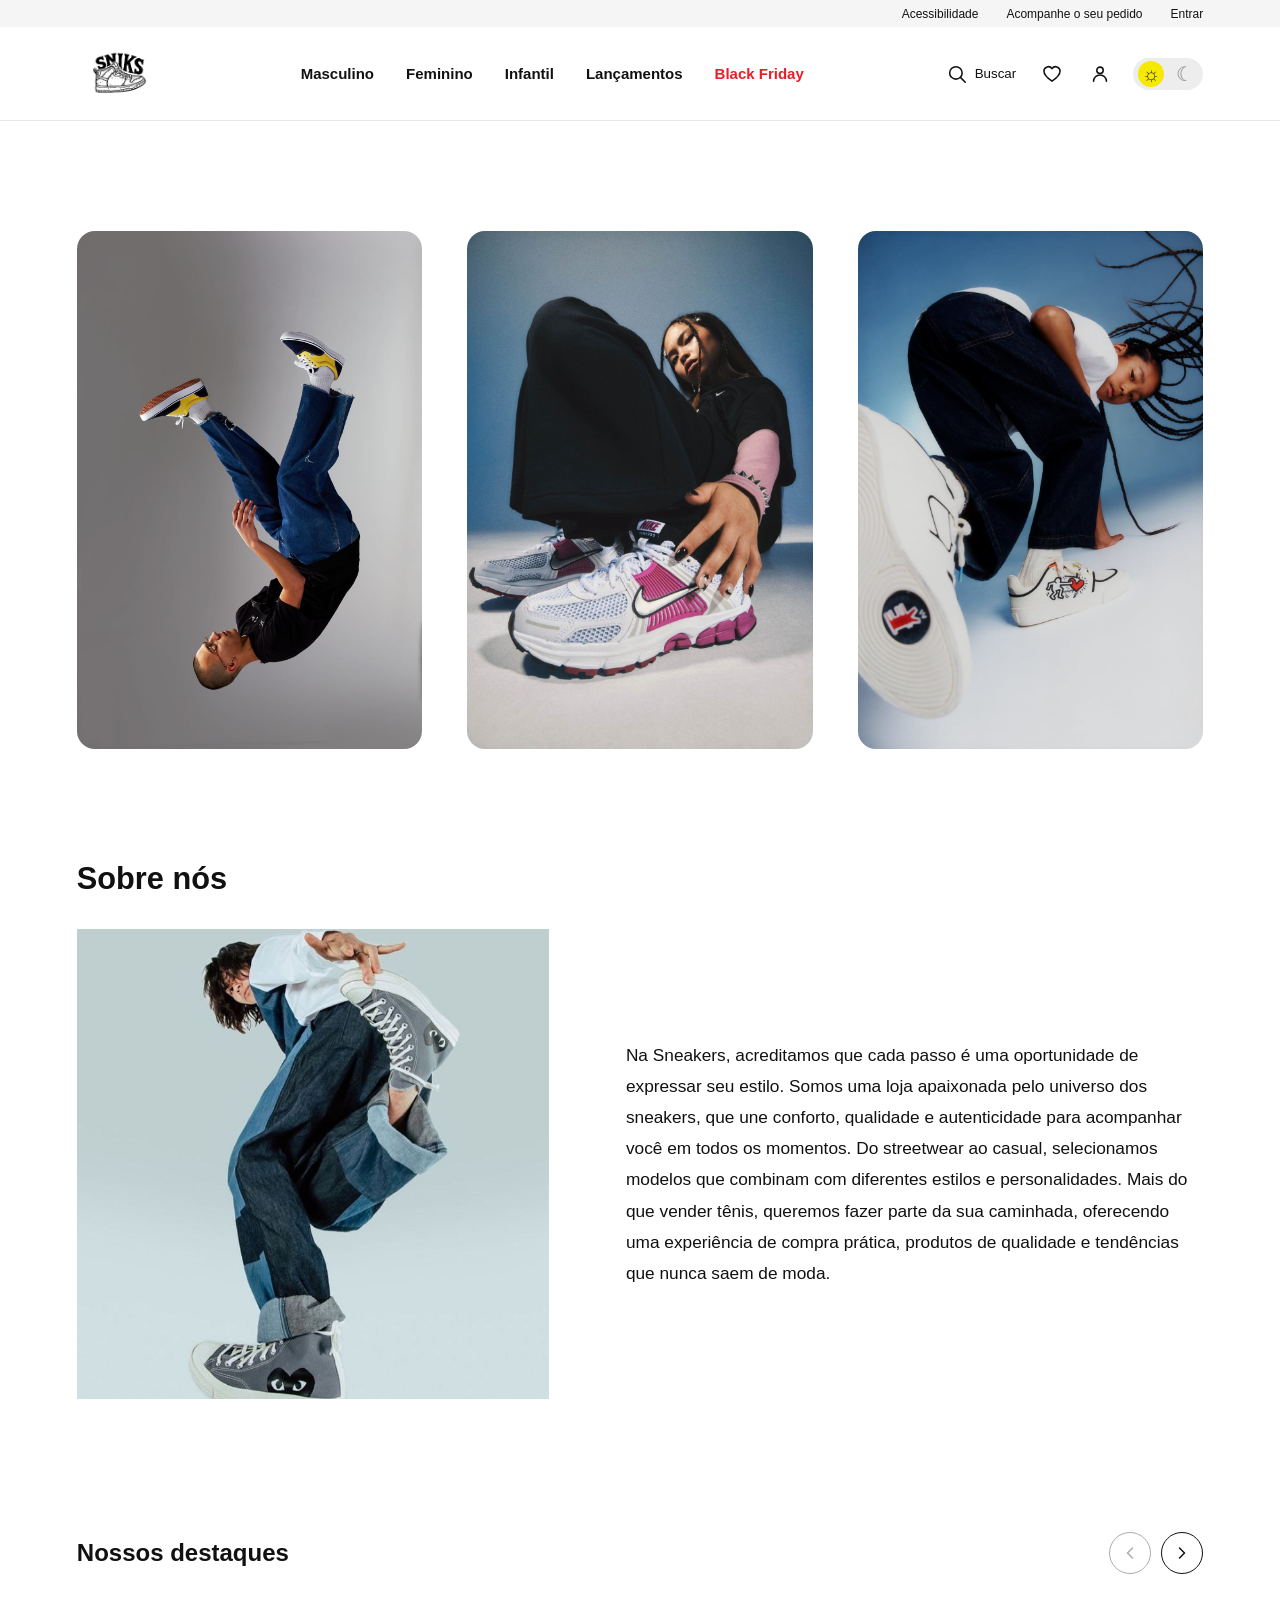
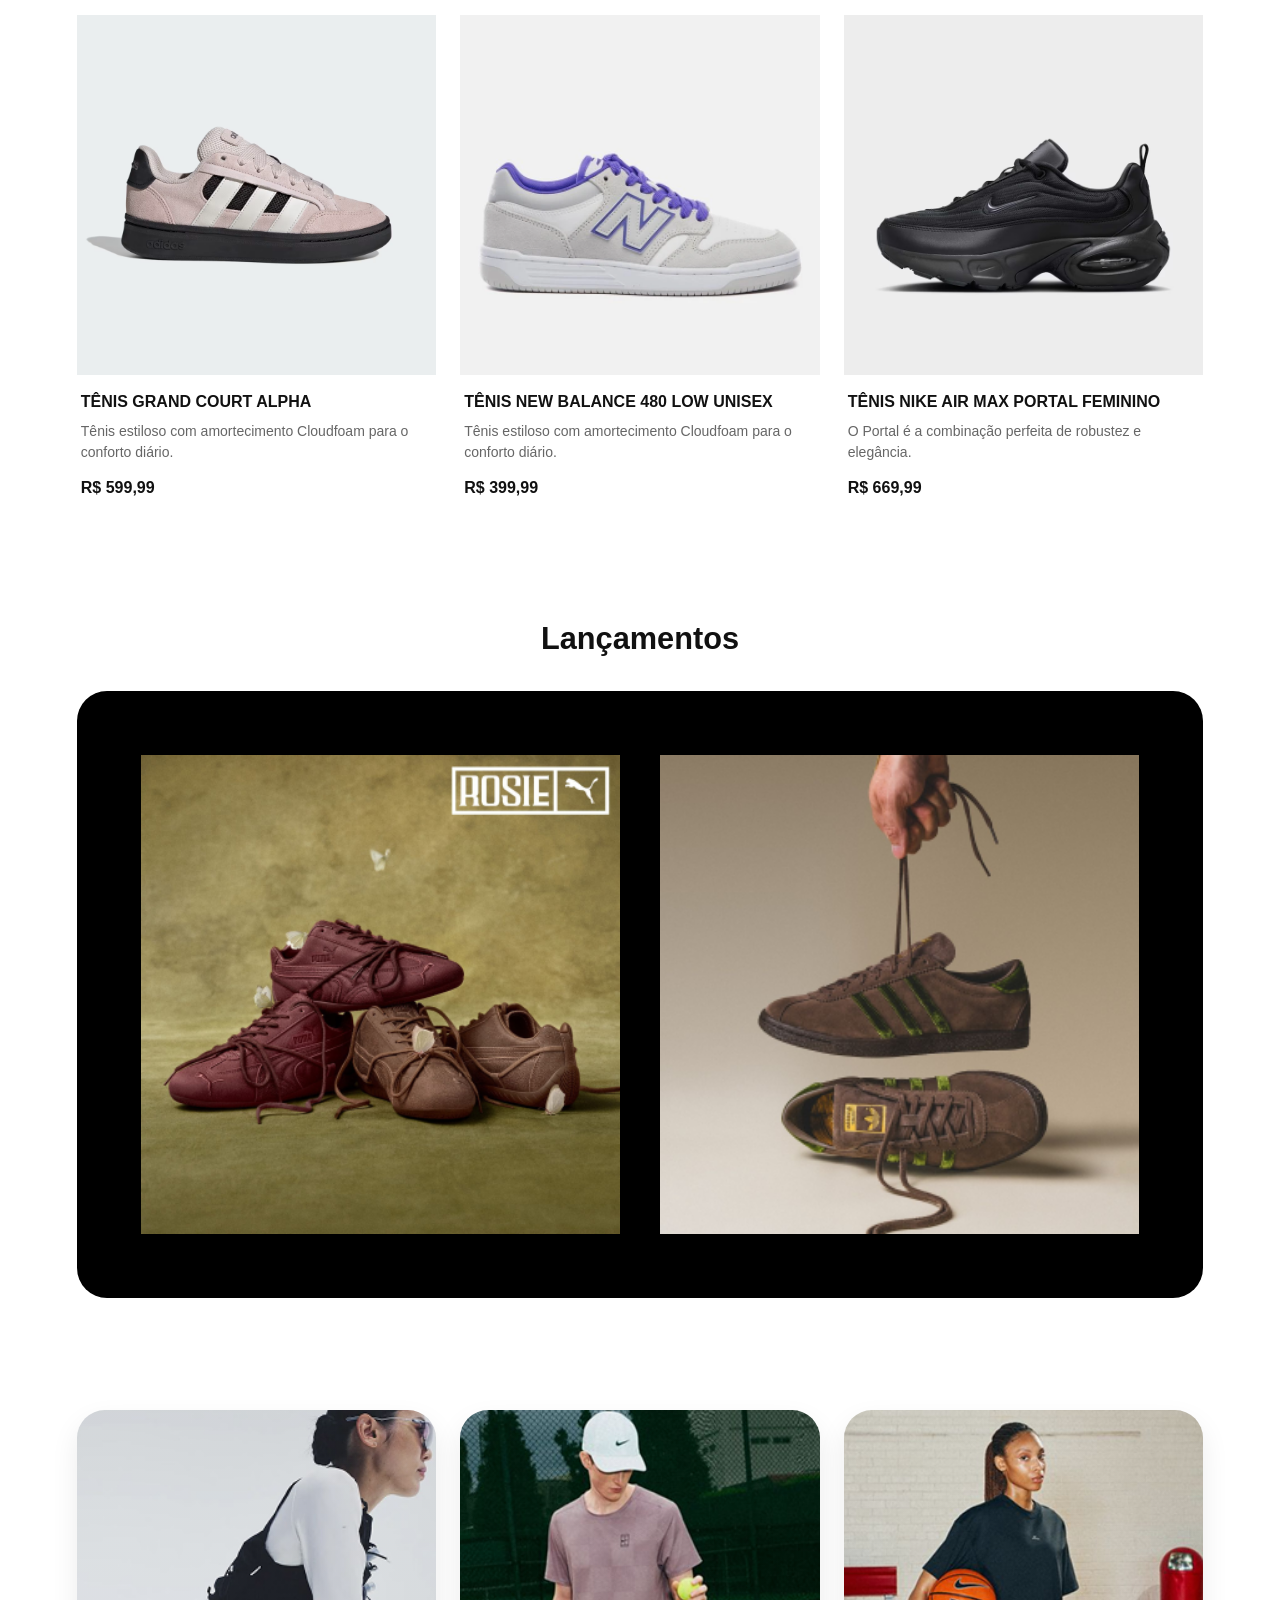
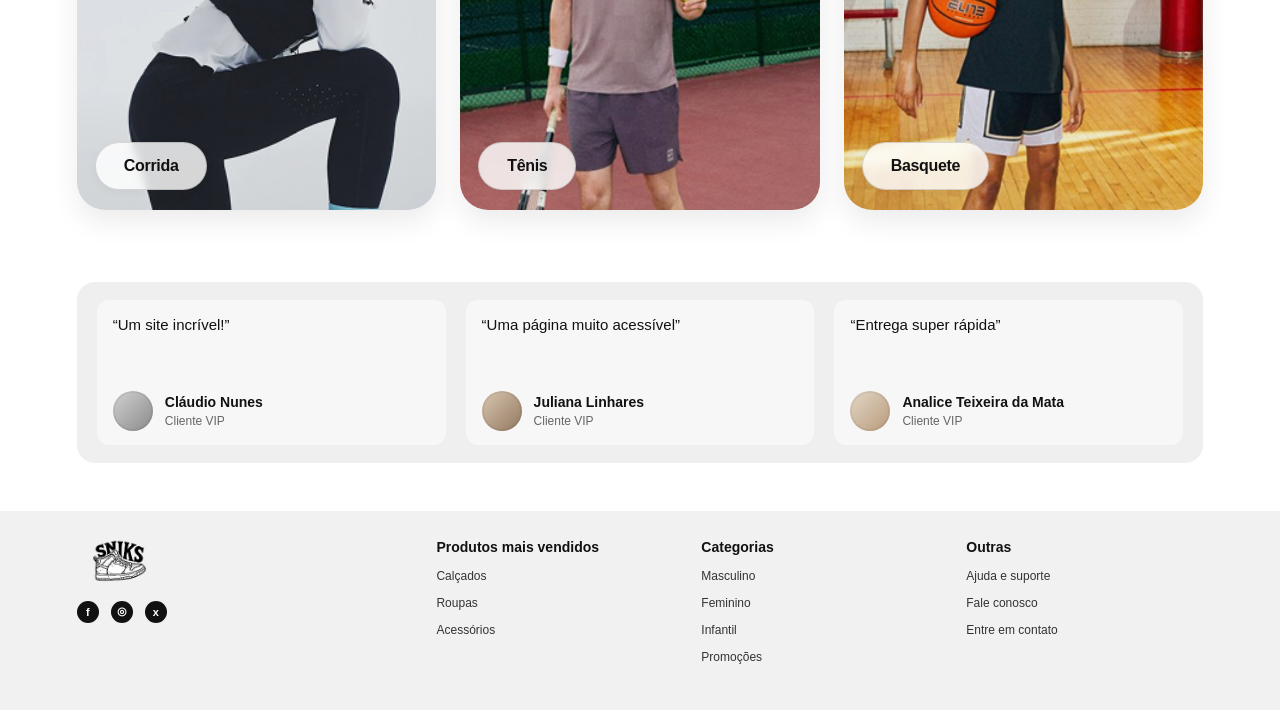
<file: index.html>
<!DOCTYPE html>
<html lang="pt-br">
<head>
    <meta charset="UTF-8">
    <meta name="viewport" content="width=device-width, initial-scale=1.0">
    <title>Sniks</title>
    <link rel="stylesheet" href="style.css">
    <script src="script.js" defer></script>
</head>
<body>
    <header class="site-header">
        <div class="utility-bar">
            <nav class="utility-links" aria-label="Links de atendimento">
                <a href="#acessibilidade">Acessibilidade</a>
                <a href="#acompanhar-pedido">Acompanhe o seu pedido</a>
                <a href="#entrar">Entrar</a>
            </nav>
        </div>

        <div class="main-bar">
            <a class="brand" href="#" aria-label="Sniks - página inicial">
                <img class="brand-logo" src="assets/sniks-logo.png" alt="Sniks">
            </a>

            <nav class="primary-navigation" id="primary-navigation" aria-label="Categorias">
                <a href="#masculino">Masculino</a>
                <a href="#feminino">Feminino</a>
                <a href="#infantil">Infantil</a>
                <a href="#lancamentos">Lançamentos</a>
                <a class="sale-link" href="#black-friday">Black Friday</a>
            </nav>

            <!--/*nav bar*/-->
            <div class="nav-actions">
                <form class="search-form" role="search" action="#buscar">
                    <label class="visually-hidden" for="site-search">Buscar produtos</label>
                    <input id="site-search" name="q" type="search" placeholder="Buscar">
                    <button class="icon-button search-button" type="button" aria-label="Abrir busca" aria-expanded="false">
                        <svg viewBox="0 0 24 24" aria-hidden="true">
                            <circle cx="10.8" cy="10.8" r="6.8"></circle>
                            <path d="m16 16 5 5"></path>
                        </svg>
                        <span class="search-label">Buscar</span>
                    </button>
                </form>

                <a class="icon-button wishlist-link" href="#favoritos" aria-label="Favoritos">
                    <svg viewBox="0 0 24 24" aria-hidden="true">
                        <path d="M20.8 8.8c0 5.2-8.8 11-8.8 11s-8.8-5.8-8.8-11a4.8 4.8 0 0 1 8.8-2.6 4.8 4.8 0 0 1 8.8 2.6Z"></path>
                    </svg>
                </a>

                <a class="icon-button account-link" href="#entrar" aria-label="Entrar na sua conta">
                    <svg viewBox="0 0 24 24" aria-hidden="true">
                        <circle cx="12" cy="8" r="3.5"></circle>
                        <path d="M5 20a7 7 0 0 1 14 0"></path>
                    </svg>
                </a>

                <button class="theme-toggle" type="button" aria-label="Ativar tema escuro" aria-pressed="false">
                    <span class="theme-sun" aria-hidden="true">☼</span>
                    <span class="theme-moon" aria-hidden="true">☾</span>
                </button>

                <button class="menu-toggle" type="button" aria-expanded="false" aria-controls="primary-navigation">
                    <span class="menu-toggle-icon" aria-hidden="true"></span>
                    <span class="visually-hidden">Abrir menu</span>
                </button>
            </div>
        </div>
    </header>

    <main>
        <!--/*Hero*/-->
        <section class="hero" aria-label="Destaques da coleção">
            <div class="hero-item" id="masculino">
                <img src="assets/hero-sneakers-01.png" alt="Modelo usando sneakers em uma pose de dança">
                <span class="hero-label">Masculino</span>
            </div>
            <div class="hero-item" id="feminino">
                <img src="assets/hero-sneakers-02.png" alt="Modelo apresentando sneakers coloridos">
                <span class="hero-label">Feminino</span>
            </div>
            <div class="hero-item" id="infantil">
                <img src="assets/hero-sneakers-03.png" alt="Modelo usando sneakers em uma pose urbana">
                <span class="hero-label">Infantil</span>
            </div>
        </section>

       

        <!--/*Sobre Nós*/-->
        <section class="about-section" id="sobre-nos" aria-labelledby="about-title">
            <h1 id="about-title">Sobre nós</h1>
            <div class="about-content">
                <img
                    class="about-image"
                    src="assets/about-sneakers.png"
                    alt="Modelo em uma pose urbana usando sneakers cinza"
                    loading="lazy"
                >
                <p>
                    Na Sneakers, acreditamos que cada passo é uma oportunidade de expressar seu estilo.
                    Somos uma loja apaixonada pelo universo dos sneakers, que une conforto, qualidade e
                    autenticidade para acompanhar você em todos os momentos. Do streetwear ao casual,
                    selecionamos modelos que combinam com diferentes estilos e personalidades. Mais do
                    que vender tênis, queremos fazer parte da sua caminhada, oferecendo uma experiência
                    de compra prática, produtos de qualidade e tendências que nunca saem de moda.
                </p>
            </div>
        </section>

        <!--/*Produtos em Destaque*/-->
        <section class="products-section" id="destaques" aria-labelledby="products-title">
            <div class="products-heading">
                <h1 id="products-title">Nossos destaques</h1>
                <div class="carousel-controls" aria-label="Controles do carrossel">
                    <button class="carousel-button carousel-previous" type="button" aria-label="Produtos anteriores" disabled>
                        <svg viewBox="0 0 24 24" aria-hidden="true">
                            <path d="m15 18-6-6 6-6"></path>
                        </svg>
                    </button>
                    <button class="carousel-button carousel-next" type="button" aria-label="Próximos produtos" disabled>
                        <svg viewBox="0 0 24 24" aria-hidden="true">
                            <path d="m9 18 6-6-6-6"></path>
                        </svg>
                    </button>
                </div>
            </div>

            <!--Carrossel de Produtos-->
            <div class="product-carousel" aria-label="Produtos em destaque">
                <article class="product-card">
                    <img src="assets/product-grand-court.png" alt="Tênis Adidas Grand Court Alpha rosa" loading="lazy">
                    <div class="product-details">
                        <h3>Tênis Grand Court Alpha</h3>
                        <p>Tênis estiloso com amortecimento Cloudfoam para o conforto diário.</p>
                        <span class="product-price">R$ 599,99</span>
                    </div>
                </article>
                <article class="product-card">
                    <img src="assets/product-new-balance.png" alt="Tênis New Balance 480 Low branco e roxo" loading="lazy">
                    <div class="product-details">
                        <h3>Tênis New Balance 480 Low Unisex</h3>
                        <p>Tênis estiloso com amortecimento Cloudfoam para o conforto diário.</p>
                        <span class="product-price">R$ 399,99</span>
                    </div>
                </article>
                <article class="product-card">
                    <img src="assets/product-air-max.png" alt="Tênis Nike Air Max Portal preto" loading="lazy">
                    <div class="product-details">
                        <h3>Tênis Nike Air Max Portal Feminino</h3>
                        <p>O Portal é a combinação perfeita de robustez e elegância.</p>
                        <span class="product-price">R$ 669,99</span>
                    </div>
                </article>
                <article class="product-card">
                    <img src="assets/product-air-max.png" alt="Tênis Nike Air Max Portal preto" loading="lazy">
                    <div class="product-details">
                        <h3>Tênis Nike Air Max Portal Feminino</h3>
                        <p>O Portal é a combinação perfeita de robustez e elegância.</p>
                        <span class="product-price">R$ 669,99</span>
                    </div>
                </article>
                 <article class="product-card">
                    <img src="assets/product-grand-court.png" alt="Tênis Adidas Grand Court Alpha rosa" loading="lazy">
                    <div class="product-details">
                        <h3>Tênis Grand Court Alpha</h3>
                        <p>Tênis estiloso com amortecimento Cloudfoam para o conforto diário.</p>
                        <span class="product-price">R$ 599,99</span>
                    </div>
                </article>
            </div>
        </section>
        
        <!--/*Lançamentos*/-->
        <section class="launches-section" id="lancamentos" aria-labelledby="launches-title">
            <h1 id="launches-title">Lançamentos</h1>
            <div class="launches-gallery">
                <a class="launch-card-link" href="lancamento-puma.html" aria-label="Ver lançamento Puma Rosie">
                    <img
                        src="assets/launch-puma-rosie.png"
                        alt="Coleção Puma Rosie em tons de vinho e marrom"
                        loading="lazy"
                    >
                </a>
                <a class="launch-card-link" href="lancamento-adidas.html" aria-label="Ver lançamento Adidas Originals">
                    <img
                        src="assets/launch-adidas-originals.png"
                        alt="Tênis Adidas Originals marrom com detalhes verdes"
                        loading="lazy"
                    >
                </a>
            </div>
        </section>
        
        <!-- categorias -->
         <section class="sport-categories" aria-label="Categorias por modalidade">
             <article class="sport-card sport-card--running" id="corrida">
                 <a class="sport-button" href="#corrida">Corrida</a>
            </article>
             <article class="sport-card sport-card--tennis" id="tenis">
                 <a class="sport-button" href="#tenis">Tênis</a>
            </article>
             <article class="sport-card sport-card--basketball" id="basquete">
                 <a class="sport-button" href="#basquete">Basquete</a>
            </article>
        </section>


        <!--Avaliações-->
        <section class="reviews-section" aria-labelledby="reviews-title">
            <div class="reviews-grid">
                <article class="review-card">
                    <p class="review-text">“Um site incrível!”</p>
                    <div class="review-author">
                        <div class="avatar avatar-one" aria-hidden="true"></div>
                        <div>
                            <strong>Cláudio Nunes</strong>
                            <span>Cliente VIP</span>
                        </div>
                    </div>
                </article>

                <article class="review-card">
                    <p class="review-text">“Uma página muito acessível”</p>
                    <div class="review-author">
                        <div class="avatar avatar-two" aria-hidden="true"></div>
                        <div>
                            <strong>Juliana Linhares</strong>
                            <span>Cliente VIP</span>
                        </div>
                    </div>
                </article>

                <article class="review-card">
                    <p class="review-text">“Entrega super rápida”</p>
                    <div class="review-author">
                        <div class="avatar avatar-three" aria-hidden="true"></div>
                        <div>
                            <strong>Analice Teixeira da Mata</strong>
                            <span>Cliente VIP</span>
                        </div>
                    </div>
                </article>
            </div>
        </section>
    </main>

    <footer class="site-footer">
        <div class="footer-inner">
            <div class="footer-brand">
                <div class="brand-lockup" aria-label="Sneakers logo">
                    <img class="brand-logo footer-logo" src="assets/sniks-logo.png" alt="Sniks">
                </div>

                <div class="social-links" aria-label="Redes sociais">
                    <a href="#" aria-label="Facebook">f</a>
                    <a href="#" aria-label="Instagram">◎</a>
                    <a href="#" aria-label="X">x</a>
                </div>
            </div>

            <div class="footer-column">
                <h3>Produtos mais vendidos</h3>
                <ul>
                    <li><a href="#destaques">Calçados</a></li>
                    <li><a href="#destaques">Roupas</a></li>
                    <li><a href="#destaques">Acessórios</a></li>
                </ul>
            </div>

            <div class="footer-column">
                <h3>Categorias</h3>
                <ul>
                    <li><a href="#masculino">Masculino</a></li>
                    <li><a href="#feminino">Feminino</a></li>
                    <li><a href="#infantil">Infantil</a></li>
                    <li><a href="#lancamentos">Promoções</a></li>
                </ul>
            </div>

            <div class="footer-column">
                <h3>Outras</h3>
                <ul>
                    <li><a href="#sobre-nos">Ajuda e suporte</a></li>
                    <li><a href="#sobre-nos">Fale conosco</a></li>
                    <li><a href="#sobre-nos">Entre em contato</a></li>
                </ul>
            </div>
        </div>
    </footer>
</body>
</html>
</file>
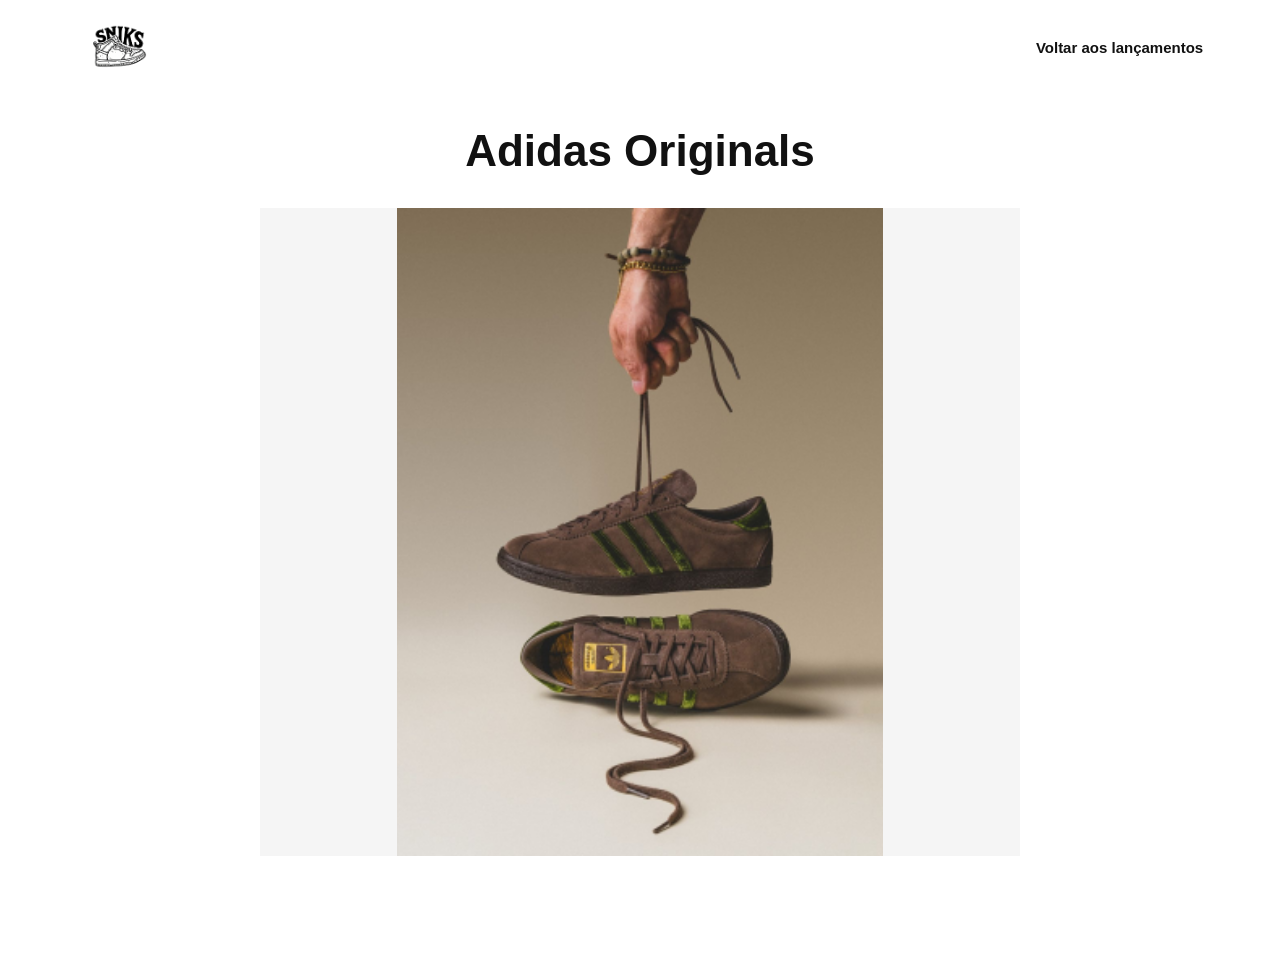
<file: lancamento-adidas.html>
<!DOCTYPE html>
<html lang="pt-br">
<head>
    <meta charset="UTF-8">
    <meta name="viewport" content="width=device-width, initial-scale=1.0">
    <title>Lançamento Adidas Originals | Sniks</title>
    <link rel="stylesheet" href="style.css">
</head>
<body>
    <header class="launch-detail-header">
        <a class="brand" href="index.html" aria-label="Sniks - página inicial">
            <img class="brand-logo" src="assets/sniks-logo.png" alt="Sniks">
        </a>
        <a class="launch-detail-back" href="index.html#lancamentos">Voltar aos lançamentos</a>
    </header>
    <main>
        <section class="launch-detail" aria-labelledby="launch-title">
            <h1 id="launch-title">Adidas Originals</h1>
            <img
                src="assets/launch-adidas-originals.png"
                alt="Tênis Adidas Originals marrom com detalhes verdes"
            >
        </section>
    </main>
</body>
</html>
</file>
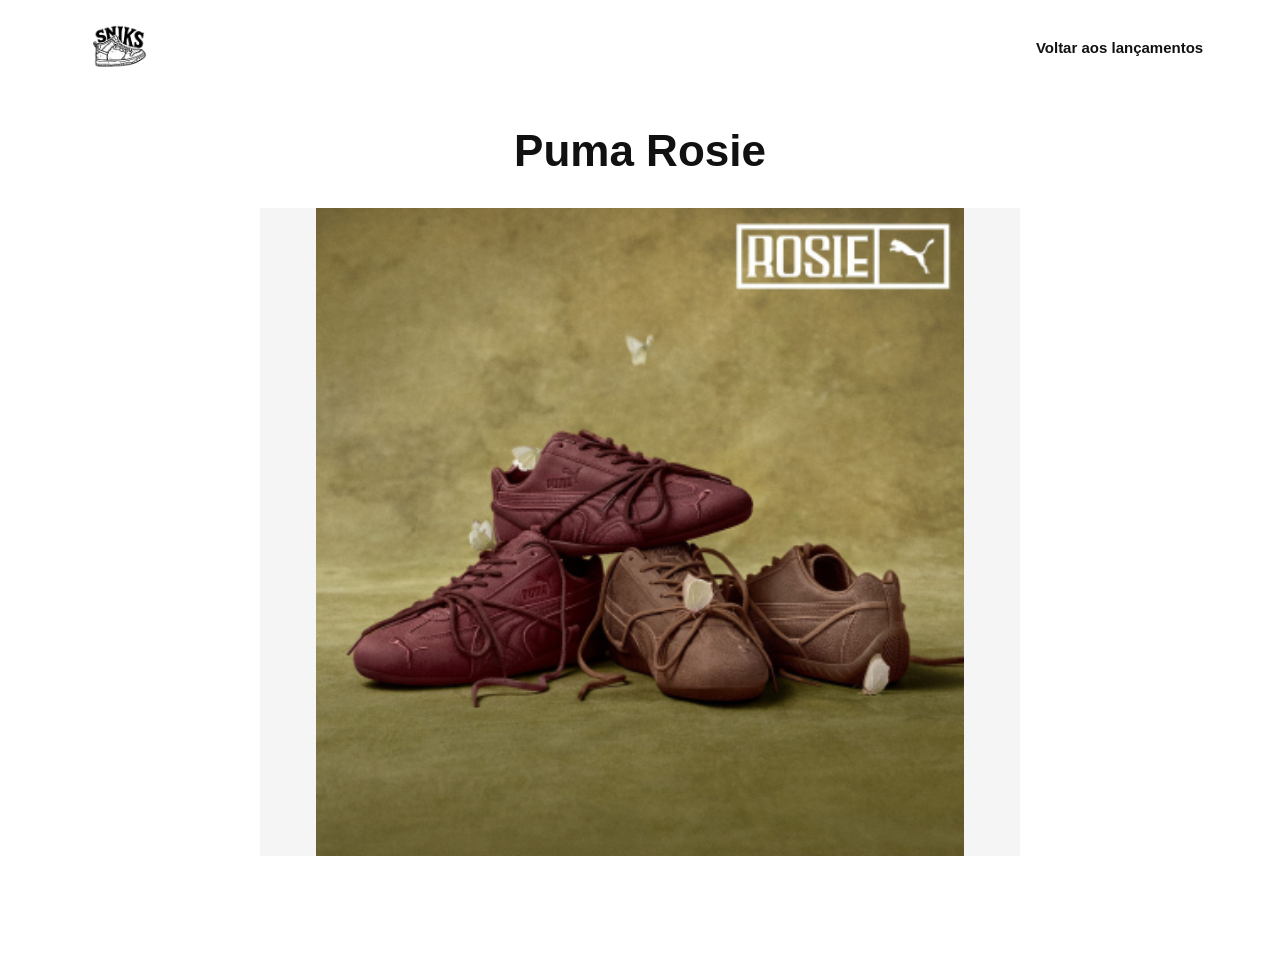
<file: lancamento-puma.html>
<!DOCTYPE html>
<html lang="pt-br">
<head>
    <meta charset="UTF-8">
    <meta name="viewport" content="width=device-width, initial-scale=1.0">
    <title>Lançamento Puma Rosie | Sniks</title>
    <link rel="stylesheet" href="style.css">
</head>
<body>
    <header class="launch-detail-header">
        <a class="brand" href="index.html" aria-label="Sniks - página inicial">
            <img class="brand-logo" src="assets/sniks-logo.png" alt="Sniks">
        </a>
        <a class="launch-detail-back" href="index.html#lancamentos">Voltar aos lançamentos</a>
    </header>
    <main>
        <section class="launch-detail" aria-labelledby="launch-title">
            <h1 id="launch-title">Puma Rosie</h1>
            <img
                src="assets/launch-puma-rosie.png"
                alt="Coleção Puma Rosie em tons de vinho e marrom"
            >
        </section>
    </main>
</body>
</html>
</file>
<file: style.css>
* {
    box-sizing: border-box;
}

body {
    margin: 0;
    color: #111;
    font-family: Arial, Helvetica, sans-serif;
    transition: background-color 180ms ease, color 180ms ease;
}

h1 {
    text-align: left;
}

a {
    color: inherit;
    text-decoration: none;
}

a:hover {
    text-decoration: underline;
    text-underline-offset: 4px;
}

.site-header {
    width: 100%;
    background: #fff;
}

.hero {
    display: grid;
    width: min(1200px, 88%);
    grid-template-columns: repeat(3, minmax(0, 1fr));
    gap: clamp(18px, 3.5vw, 50px);
    margin: 110px auto 0;
}

.hero-item {
    position: relative;
    overflow: hidden;
    border-radius: 18px;
}

.hero-item::before {
    position: absolute;
    inset: 0;
    content: "";
    background: rgba(0, 0, 0, 0.35);
    opacity: 0;
    transition: opacity 180ms ease;
}

.hero-item:hover::before,
.hero-item:focus-within::before {
    opacity: 1;
}

.hero-item img {
    display: block;
    width: 100%;
    aspect-ratio: 2 / 3;
    object-fit: cover;
    transition: filter 180ms ease, transform 180ms ease;
}

.hero-item:hover img,
.hero-item:focus-within img {
    filter: brightness(0.7);
    transform: scale(1.02);
}

.hero-label {
    position: absolute;
    left: 50%;
    bottom: 24px;
    z-index: 1;
    color: #fff;
    font-size: clamp(20px, 2vw, 28px);
    font-weight: 700;
    letter-spacing: -0.03em;
    transform: translateX(-50%) translateY(12px);
    opacity: 0;
    transition: opacity 180ms ease, transform 180ms ease;
}

.hero-item:hover .hero-label,
.hero-item:focus-within .hero-label {
    opacity: 1;
    transform: translateX(-50%) translateY(0);
}

.sport-categories {
    display: grid;
    grid-template-columns: repeat(3, minmax(0, 1fr));
    gap: 24px;
    width: min(1200px, 88%);
    margin: 32px auto 0;
}

.sport-card {
    position: relative;
    display: flex;
    align-items: flex-end;
    min-height: 400px;
    overflow: hidden;
    border-radius: 28px;
    background-size: cover;
    background-position: center;
    background-repeat: no-repeat;
    box-shadow: 0 12px 28px rgba(0, 0, 0, 0.08);
    transition: transform 180ms ease, box-shadow 180ms ease;
}

.sport-card:hover {
    transform: scale(1.02);
    box-shadow: 0 16px 30px rgba(0, 0, 0, 0.12);
}

.sport-card::before {
    position: absolute;
    inset: 0;
    content: "";
    background: linear-gradient(180deg, rgba(17, 17, 17, 0.05), rgba(17, 17, 17, 0.08));
}

.sport-card--running {
    background-image: url('assets/categoria-corrida.png');
    background-position: 75% 26%;
    background-size: 150% auto;
}

.sport-card--tennis {
    background-image: url('assets/categoria-tenis.png');
    background-position: 48% 16%;
    background-size: 142% auto;
}

.sport-card--basketball {
    background-image: url('assets/categoria-basquete.png');
    background-position: 50% 16%;
    background-size: 138% auto;
}

.sport-button {
    position: relative;
    z-index: 1;
    display: inline-flex;
    align-items: center;
    margin: 0 0 20px 18px;
    padding: 14px 28px;
    border: 1px solid rgba(17, 17, 17, 0.15);
    border-radius: 999px;
    background: rgba(255, 255, 255, 0.82);
    color: #111;
    font-size: 16px;
    font-weight: 600;
    letter-spacing: -0.02em;
    cursor: pointer;
    text-decoration: none;
    backdrop-filter: blur(4px);
    box-shadow: 0 2px 10px rgba(0, 0, 0, 0.04);
}

.sport-button:hover,
.sport-button:focus-visible {
    text-decoration: none;
}

.about-section {
    width: min(1200px, 88%);
    margin: 112px auto 120px;
}

.about-section h1 {
    margin: 0 0 32px;
    text-align: left;
    font-size: clamp(24px, 2.4vw, 32px);
    font-weight: 600;
}

.about-content {
    display: grid;
    grid-template-columns: minmax(260px, 0.9fr) minmax(0, 1.1fr);
    align-items: center;
    gap: clamp(32px, 6vw, 80px);
}

.about-image {
    display: block;
    width: 100%;
    max-height: 470px;
    aspect-ratio: 0.9;
    object-fit: cover;
}

.about-content p {
    margin: 0;
    font-size: clamp(16px, 1.35vw, 19px);
    line-height: 1.8;
}

.launches-section {
    width: min(1200px, 88%);
    margin: 0 auto 112px;
    text-align: center;
}

.launches-section h1 {
    margin: 0 0 34px;
    text-align: center;
    font-size: clamp(24px, 2.4vw, 32px);
    font-weight: 600;
}

.launches-gallery {
    display: grid;
    width: 100%;
    grid-template-columns: repeat(2, minmax(0, 1fr));
    gap: clamp(20px, 4vw, 40px);
    margin: 0 auto;
    padding: clamp(40px, 6vw, 64px);
    overflow: hidden;
    border-radius: 30px;
    background: #000;
}

.launch-card-link {
    display: block;
    overflow: hidden;
}

.launch-card-link:focus-visible {
    outline: 3px solid #fff;
    outline-offset: 4px;
}

.launches-gallery img {
    display: block;
    width: 100%;
    aspect-ratio: 1;
    object-fit: cover;
    transition: transform 180ms ease;
}

.launch-card-link:hover img {
    transform: scale(1.025);
}

.launch-detail-header {
    display: flex;
    width: min(1200px, 88%);
    align-items: center;
    justify-content: space-between;
    margin: 24px auto 0;
}

.launch-detail-back {
    font-size: 15px;
    font-weight: 600;
}

.launch-detail {
    width: min(1100px, 88%);
    margin: 56px auto 100px;
}

.launch-detail h1 {
    margin: 0 0 32px;
    text-align: center;
    font-size: clamp(28px, 4vw, 44px);
}

.reviews-section {
    width: min(1200px, 88%);
    margin: 72px auto 48px;
}

.reviews-grid {
    display: grid;
    grid-template-columns: repeat(3, minmax(0, 1fr));
    gap: 20px;
    padding: 18px 20px;
    border-radius: 18px;
    background: #efefef;
}

.review-card {
    display: flex;
    flex-direction: column;
    justify-content: space-between;
    min-height: 145px;
    padding: 14px 16px;
    border-radius: 12px;
    background: #f7f7f7;
}

.review-text {
    margin: 0 0 18px;
    font-size: 15px;
    line-height: 1.5;
}

.review-author {
    display: flex;
    align-items: center;
    gap: 12px;
}

.review-author strong {
    display: block;
    font-size: 14px;
    font-weight: 600;
}

.review-author span {
    display: block;
    margin-top: 4px;
    color: #666;
    font-size: 12px;
}

.avatar {
    width: 40px;
    height: 40px;
    border-radius: 50%;
    background-size: cover;
    background-position: center;
    box-shadow: inset 0 0 0 2px rgba(0, 0, 0, 0.06);
}

.avatar-one {
    background: linear-gradient(135deg, #d2d2d2, #8a8a8a);
}

.avatar-two {
    background: linear-gradient(135deg, #d9c7b0, #927760);
}

.avatar-three {
    background: linear-gradient(135deg, #e3d7c7, #b89b7b);
}

.site-footer {
    background: #f1f1f1;
    padding: 28px 0 34px;
}

.footer-inner {
    display: grid;
    grid-template-columns: 1.4fr 1fr 1fr 1fr;
    gap: 28px;
    width: min(1200px, 88%);
    margin: 0 auto;
}

.footer-brand {
    display: flex;
    flex-direction: column;
    justify-content: flex-start;
}

.brand-lockup {
    display: inline-flex;
    align-items: center;
    gap: 8px;
    font-weight: 700;
    letter-spacing: -0.08em;
}

.footer-logo {
    display: block;
    width: 120px;
    height: auto;
    object-fit: contain;
}

.social-links {
    display: flex;
    gap: 12px;
    margin-top: 16px;
}

.social-links a {
    display: inline-flex;
    align-items: center;
    justify-content: center;
    width: 22px;
    height: 22px;
    border-radius: 50%;
    background: #111;
    color: #fff;
    font-size: 11px;
    font-weight: 700;
}

.footer-column h3 {
    margin: 0 0 12px;
    font-size: 14px;
    font-weight: 700;
}

.footer-column ul {
    margin: 0;
    padding: 0;
    list-style: none;
}

.footer-column li {
    margin-bottom: 8px;
    color: #333;
    font-size: 12px;
    line-height: 1.6;
}

.launch-detail img {
    display: block;
    width: min(100%, 760px);
    max-height: 72vh;
    margin: 0 auto;
    background: #f5f5f5;
    object-fit: contain;
}

.products-section {
    width: min(1200px, 88%);
    margin: 0 auto 120px;
}

.products-heading {
    display: flex;
    align-items: center;
    justify-content: space-between;
    gap: 20px;
    margin-bottom: 28px;
}

.products-heading h2 {
    margin: 0;
    font-size: clamp(24px, 2.4vw, 32px);
    font-weight: 600;
}

.carousel-controls {
    display: flex;
    gap: 10px;
}

.carousel-button {
    display: grid;
    width: 42px;
    height: 42px;
    place-items: center;
    padding: 0;
    border: 1px solid currentColor;
    border-radius: 50%;
    background: transparent;
    color: inherit;
    cursor: pointer;
}

.carousel-button:disabled {
    opacity: 0.35;
    cursor: not-allowed;
}

.carousel-button:focus-visible {
    outline: 2px solid #1976d2;
    outline-offset: 3px;
}

.carousel-button svg {
    width: 20px;
    height: 20px;
    fill: none;
    stroke: currentColor;
    stroke-linecap: round;
    stroke-linejoin: round;
    stroke-width: 1.8;
}

.product-carousel {
    display: grid;
    grid-auto-columns: calc((100% - 48px) / 3);
    grid-auto-flow: column;
    gap: 24px;
    overflow-x: auto;
    scroll-behavior: smooth;
    scroll-snap-type: x mandatory;
    scrollbar-width: none;
}

.product-carousel::-webkit-scrollbar {
    display: none;
}

.product-card {
    min-width: 0;
    overflow: hidden;
    scroll-snap-align: start;
    transition: transform 180ms ease, box-shadow 180ms ease;
}

.product-card:hover {
    transform: scale(1.02);
    box-shadow: 0 12px 24px rgba(0, 0, 0, 0.08);
}

.product-card > img {
    display: block;
    width: 100%;
    aspect-ratio: 1;
    background: #f5f5f5;
    object-fit: cover;
}

.product-details {
    padding: 18px 4px 4px;
}

.product-details h3 {
    margin: 0 0 10px;
    font-size: 16px;
    font-weight: 600;
    text-transform: uppercase;
}

.product-details p {
    min-height: 44px;
    margin: 0 0 14px;
    color: #666;
    font-size: 14px;
    line-height: 1.55;
}

.product-price {
    font-size: 16px;
    font-weight: 700;
}

.utility-bar {
    min-height: 27px;
    padding: 0 max(6%, calc((100% - 1200px) / 2));
    display: flex;
    align-items: center;
    justify-content: flex-end;
    background: #f5f5f5;
}

.utility-links {
    display: flex;
    align-items: center;
    gap: 28px;
    font-size: 12px;
}

.main-bar {
    position: relative;
    min-height: 94px;
    padding: 0 max(6%, calc((100% - 1200px) / 2));
    display: flex;
    align-items: center;
    justify-content: space-between;
    gap: 32px;
    border-bottom: 1px solid #e8e8e8;
}

.brand {
    display: flex;
    flex: 0 0 auto;
    align-items: center;
}

.brand-logo {
    display: block;
    width: 85px;
    height: 46px;
    object-fit: contain;
}

.primary-navigation {
    display: flex;
    align-items: center;
    justify-content: center;
    gap: clamp(18px, 2.5vw, 38px);
    font-size: 15px;
    font-weight: 600;
}

.sale-link {
    color: #ed1c24;
    font-weight: 700;
}

.nav-actions {
    display: flex;
    flex: 0 0 auto;
    align-items: center;
    gap: 18px;
}

.search-form {
    display: flex;
    align-items: center;
}

.search-form input {
    width: 0;
    padding: 8px 0;
    border: 0;
    border-bottom: 1px solid transparent;
    outline: none;
    background: transparent;
    color: inherit;
    font: inherit;
    transition: width 180ms ease, border-color 180ms ease;
}

.search-form.is-open input {
    width: 150px;
    border-bottom-color: currentColor;
}

.icon-button {
    display: inline-flex;
    width: 30px;
    height: 36px;
    align-items: center;
    justify-content: center;
    padding: 3px;
    border: 0;
    background: transparent;
    color: inherit;
    cursor: pointer;
}

.icon-button svg {
    width: 22px;
    height: 22px;
    fill: none;
    stroke: currentColor;
    stroke-linecap: round;
    stroke-linejoin: round;
    stroke-width: 1.7;
}

.search-button {
    width: auto;
    gap: 7px;
}

.search-label {
    font: inherit;
}

.theme-toggle {
    display: flex;
    width: 70px;
    height: 32px;
    align-items: center;
    justify-content: space-between;
    padding: 3px 5px;
    border: 0;
    border-radius: 18px;
    background: #ededed;
    color: #333;
    cursor: pointer;
}

.theme-toggle span {
    display: flex;
    width: 26px;
    height: 26px;
    align-items: center;
    justify-content: center;
    border-radius: 50%;
    font-size: 20px;
    line-height: 1;
}

.theme-sun {
    background: #f5e900;
}

.theme-moon {
    color: #888;
}

body.dark-theme {
    background: #111;
    color: #f5f5f5;
}

.dark-theme .site-header {
    background: #111;
}

.dark-theme .utility-bar {
    background: #1d1d1d;
}

.dark-theme .main-bar {
    border-bottom-color: #333;
}

.dark-theme .product-card > img {
    background: #1d1d1d;
}

.dark-theme .product-details p {
    color: #bbb;
}

.dark-theme .reviews-grid {
    background: #1d1d1d;
}

.dark-theme .review-card {
    background: #292929;
    color: #f5f5f5;
}

.dark-theme .review-author span {
    color: #bbb;
}

.dark-theme .site-footer {
    background: #000;
}

.dark-theme .footer-column li {
    color: #ccc;
}

.dark-theme .brand-logo {
    filter: invert(1);
}

.dark-theme .theme-toggle {
    background: #333;
}

.dark-theme .theme-sun {
    background: transparent;
    color: #999;
}

.dark-theme .theme-moon {
    background: #555;
    color: #fff;
}

.menu-toggle {
    display: none;
    width: 42px;
    height: 42px;
    padding: 10px;
    border: 0;
    background: transparent;
    color: inherit;
    cursor: pointer;
}

.menu-toggle:focus-visible,
.icon-button:focus-visible,
.theme-toggle:focus-visible,
a:focus-visible {
    outline: 2px solid #1976d2;
    outline-offset: 3px;
}

.menu-toggle-icon,
.menu-toggle-icon::before,
.menu-toggle-icon::after {
    display: block;
    width: 22px;
    height: 2px;
    background: currentColor;
}

.menu-toggle-icon {
    position: relative;
}

.menu-toggle-icon::before,
.menu-toggle-icon::after {
    position: absolute;
    left: 0;
    content: "";
}

.menu-toggle-icon::before {
    top: -7px;
}

.menu-toggle-icon::after {
    top: 7px;
}

.visually-hidden {
    position: absolute;
    width: 1px;
    height: 1px;
    padding: 0;
    margin: -1px;
    overflow: hidden;
    clip: rect(0, 0, 0, 0);
    white-space: nowrap;
    border: 0;
}

@media (max-width: 980px) {
    .hero,
    .about-section,
    .launches-section,
    .products-section {
        width: calc(100% - 40px);
    }

    .launches-gallery {
        width: min(calc(100% + 24px), 1180px);
    }

    .utility-bar {
        min-height: 32px;
        padding: 0 20px;
    }

    .utility-links {
        gap: 16px;
        font-size: 11px;
    }

    .utility-links a:first-child {
        display: none;
    }

    .main-bar {
        min-height: 76px;
        padding: 0 20px;
        flex-wrap: wrap;
        gap: 0;
    }

    .brand {
        margin-right: auto;
    }

    .primary-navigation {
        display: none;
        width: 100%;
        order: 3;
        padding: 8px 0 16px;
        flex-direction: column;
        align-items: flex-start;
        gap: 0;
        font-size: 15px;
    }

    .primary-navigation.is-open {
        display: flex;
    }

    .primary-navigation a {
        width: 100%;
        padding: 12px 0;
    }

    .nav-actions {
        gap: 10px;
    }

    .search-label {
        display: none;
    }

    .menu-toggle {
        display: inline-flex;
        align-items: center;
        justify-content: center;
    }
}

@media (max-width: 480px) {
    .utility-bar {
        padding: 0 20px;
    }

    .utility-links {
        gap: 12px;
        font-size: 10px;
    }

    .main-bar {
        padding: 0 20px;
    }

    .brand-logo {
        width: 72px;
        height: 42px;
    }

    .nav-actions {
        gap: 6px;
    }

    .search-form.is-open input {
        position: absolute;
        top: 100%;
        right: 12px;
        z-index: 2;
        width: min(230px, calc(100vw - 24px));
        padding: 10px;
        border: 1px solid #ccc;
        background: #fff;
        color: #111;
    }

    .theme-toggle {
        width: 58px;
    }

    .theme-toggle span {
        width: 22px;
        height: 22px;
    }
}

@media (max-width: 700px) {
    .hero {
        display: flex;
        width: 100%;
        gap: 14px;
        margin-top: 40px;
        padding: 0 20px 12px;
        overflow-x: auto;
        scroll-snap-type: x mandatory;
        scrollbar-width: thin;
    }

    .hero img {
        width: min(78vw, 400px);
        flex: 0 0 min(78vw, 400px);
        scroll-snap-align: start;
    }

    .sport-categories {
        grid-template-columns: 1fr;
        gap: 18px;
        width: calc(100% - 40px);
    }

    .sport-card {
        min-height: 280px;
    }

    .about-section {
        margin: 64px 20px 80px;
    }

    .about-section h1 {
        margin-bottom: 24px;
    }

    .about-content {
        grid-template-columns: 1fr;
        gap: 24px;
    }

    .about-image {
        max-height: none;
        aspect-ratio: 0.95;
    }

    .about-content p {
        font-size: 16px;
        line-height: 1.7;
    }

    .products-section {
        margin: 0 20px 80px;
    }

    .launches-section {
        margin: 0 20px 80px;
    }

    .launches-section h2 {
        margin-bottom: 24px;
    }

    .launches-gallery {
        gap: 16px;
        padding: 22px;
        border-radius: 24px;
    }

    .launch-detail-header,
    .launch-detail {
        width: calc(100% - 40px);
    }

    .launch-detail-header {
        margin-top: 18px;
    }

    .launch-detail {
        margin: 40px 20px 72px;
    }

    .launch-detail h1 {
        margin-bottom: 24px;
    }

    .reviews-grid {
        grid-template-columns: 1fr;
    }

    .footer-inner {
        grid-template-columns: 1fr 1fr;
    }

    .product-carousel {
        grid-auto-columns: 78%;
        gap: 16px;
        margin-right: -20px;
        padding-right: 20px;
    }
}

@media (min-width: 701px) and (max-width: 980px) {
    .product-carousel {
        grid-auto-columns: calc((100% - 24px) / 2);
    }
}
</file>
